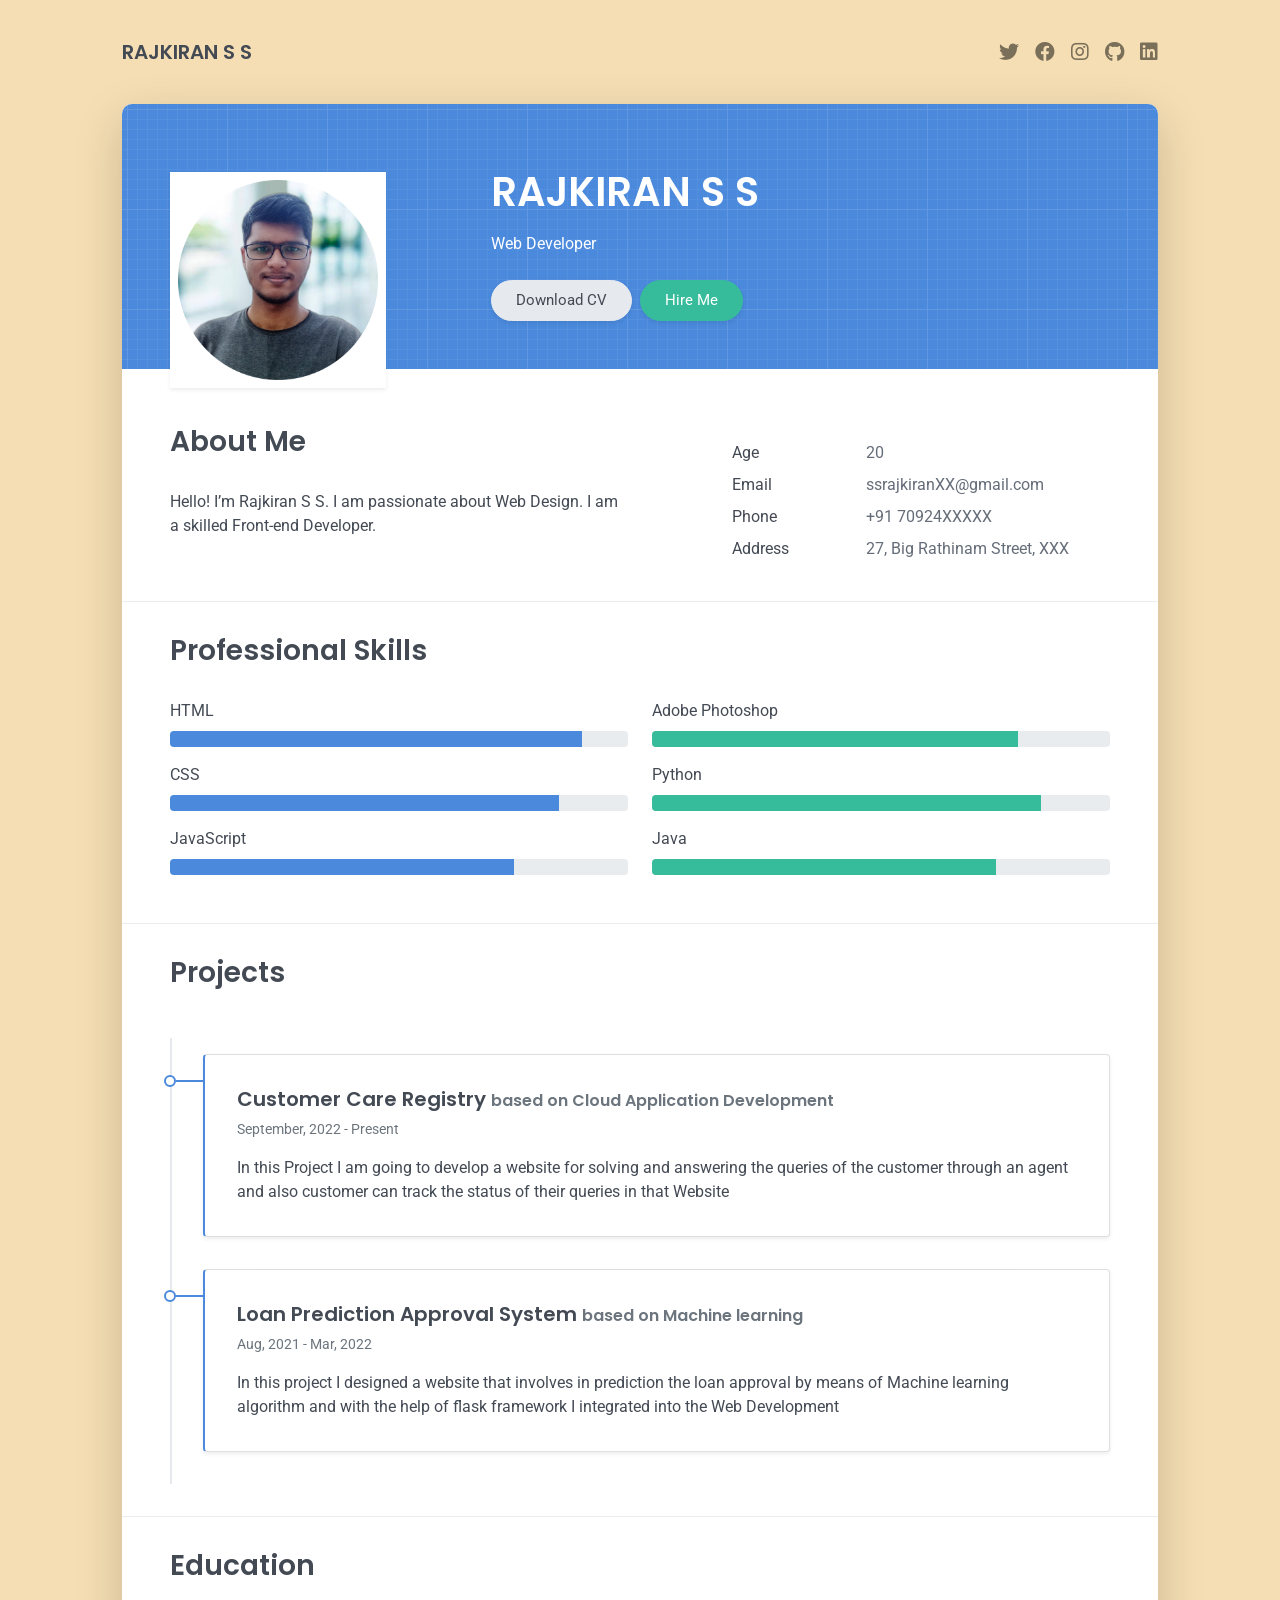
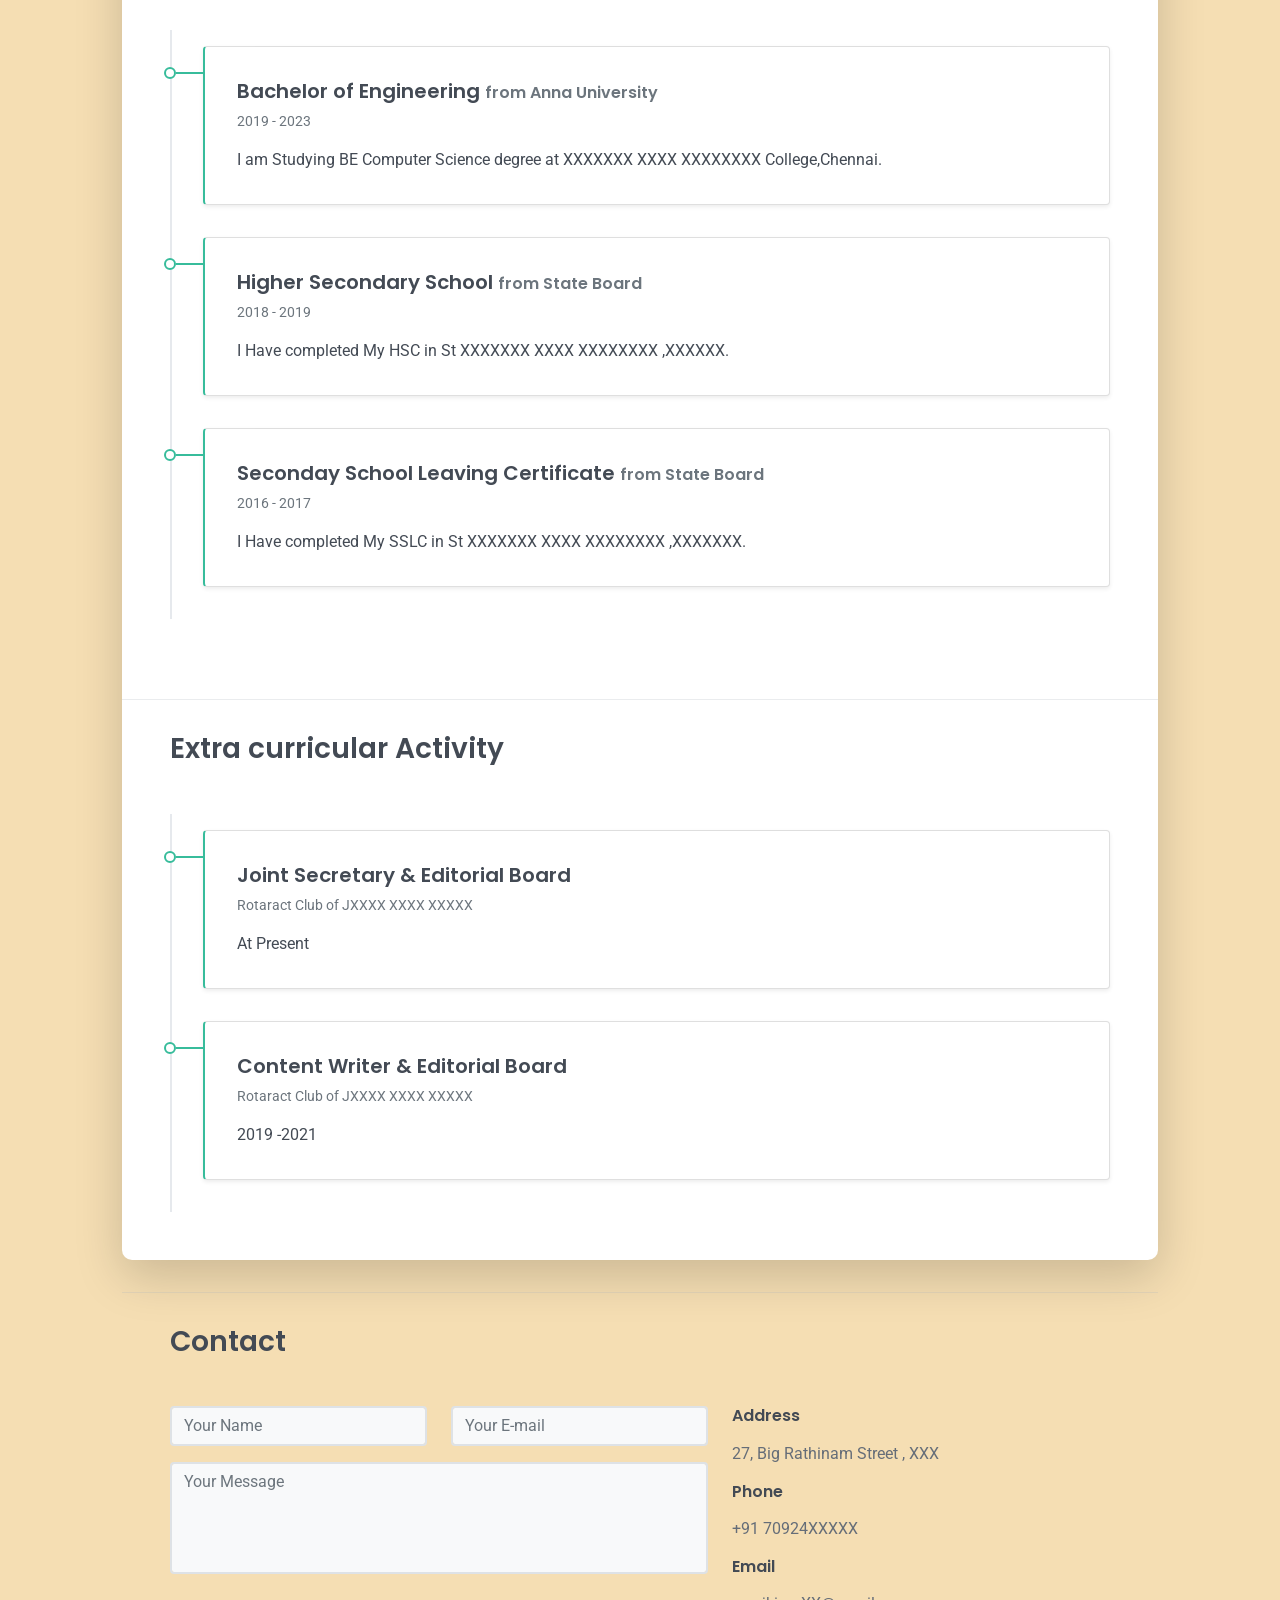
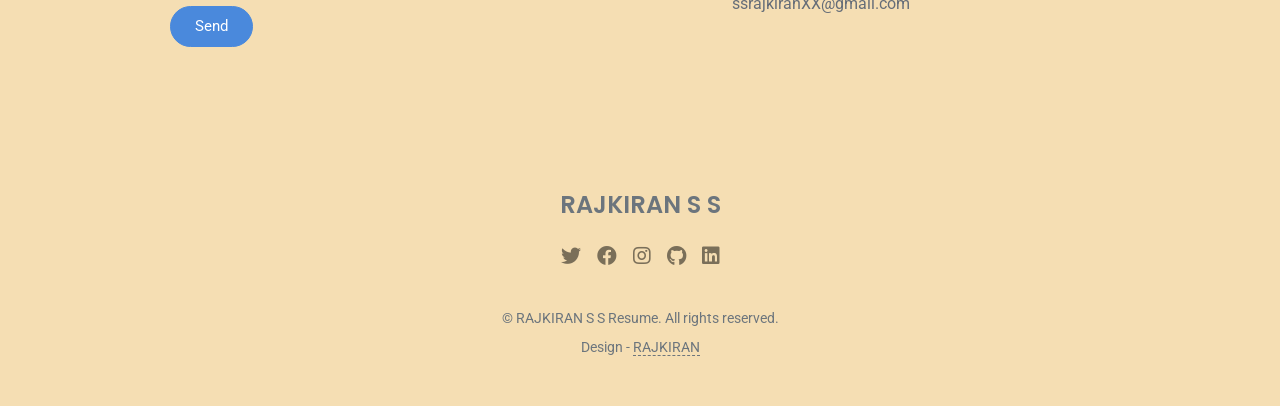
<file: Assignment/team lead/Assignment_1/index.html>
<!DOCTYPE html>
<html lang="en-US">

  <head>
    <meta charset="UTF-8">
    <meta http-equiv="X-UA-Compatible" content="IE=edge">
    <meta name="viewport" content="width=device-width, initial-scale=1">
    <title>Rajkiran Resume</title>
    <link rel="preconnect" href="https://fonts.gstatic.com" crossorigin="crossorigin"/>
    <link rel="preload" as="style" href="https://fonts.googleapis.com/css2?family=Poppins:wght@600&amp;family=Roboto:wght@300;400;500;700&amp;display=swap"/>
    <link rel="stylesheet" href="https://fonts.googleapis.com/css2?family=Poppins:wght@600&amp;family=Roboto:wght@300;400;500;700&amp;display=swap" media="print" onload="this.media='all'"/>
    <noscript>
      <link rel="stylesheet" href="https://fonts.googleapis.com/css2?family=Poppins:wght@600&amp;family=Roboto:wght@300;400;500;700&amp;display=swap"/>
    </noscript>
    <link href="css/font-awesome/css/all.min.css?ver=1.2.0" rel="stylesheet">
    <link href="css/bootstrap.min.css?ver=1.2.0" rel="stylesheet">
    <link href="css/aos.css?ver=1.2.0" rel="stylesheet">
    <link href="css/main.css?ver=1.2.0" rel="stylesheet">
    <noscript>
      <style type="text/css">
        [data-aos] {
            opacity: 1 !important;
            transform: translate(0) scale(1) !important;
        }
        back
      </style>
    </noscript>
  </head>
  <body id="top">
    <header class="d-print-none">
      <div class="container text-center text-lg-left">
        <div class="py-3 clearfix">
          <h1 class="site-title mb-0">RAJKIRAN S S</h1>
          <div class="site-nav">
            <nav role="navigation">
              <ul class="nav justify-content-center">
                <li class="nav-item"><a class="nav-link" href="https://twitter.com/" title="Twitter"><i class="fab fa-twitter"></i><span class="menu-title sr-only">Twitter</span></a>
                </li>
                <li class="nav-item"><a class="nav-link" href="https://www.facebook.com/" title="Facebook"><i class="fab fa-facebook"></i><span class="menu-title sr-only">Facebook</span></a>
                </li>
                <li class="nav-item"><a class="nav-link" href="https://www.instagram.com/" title="Instagram"><i class="fab fa-instagram"></i><span class="menu-title sr-only">Instagram</span></a>
                </li>
                <li class="nav-item"><a class="nav-link" href="https://github.com/" title="Github"><i class="fab fa-github"></i><span class="menu-title sr-only">Github</span></a>
                </li>
                <li class="nav-item"><a class="nav-link" href="https://in.linkedin.com/" title="Linkedin"><i class="fab fa-linkedin"></i><span class="menu-title sr-only">Linkedin</span></a>
                </li>
              </ul>
            </nav>
          </div>
        </div>
      </div>
    </header>
    <div class="page-content">
      <div class="container">
<div class="cover shadow-lg bg-white">
  <div class="cover-bg p-3 p-lg-4 text-white">
    <div class="row">
      <div class="col-lg-4 col-md-5">
        <div class="avatar hover-effect bg-white shadow-sm p-1"><img src="images/Profile.png" width="200" height="200"/></div>
      </div>
      <div class="col-lg-8 col-md-7 text-center text-md-start">
        <h2 class="h1 mt-2" data-aos="fade-left" data-aos-delay="0">RAJKIRAN S S</h2>
        <p data-aos="fade-left" data-aos-delay="100">Web Developer</p>
        <div class="d-print-none" data-aos="fade-left" data-aos-delay="200"><a class="btn btn-light text-dark shadow-sm mt-1 me-1" href="Rajkiran-resume.pdf" target="_blank">Download CV</a><a class="btn btn-success shadow-sm mt-1" href="#contact">Hire Me</a></div>
      </div>
    </div>
  </div>
  <div class="about-section pt-4 px-3 px-lg-4 mt-1">
    <div class="row">
      <div class="col-md-6">
        <h2 class="h3 mb-3">About Me</h2>
        <p>Hello! I’m Rajkiran S S. I am passionate about Web Design. I am a skilled Front-end Developer.</p>
      </div>
      <div class="col-md-5 offset-md-1">
        <div class="row mt-2">
          <div class="col-sm-4">
            <div class="pb-1">Age</div>
          </div>
          <div class="col-sm-8">
            <div class="pb-1 text-secondary">20</div>
          </div>
          <div class="col-sm-4">
            <div class="pb-1">Email</div>
          </div>
          <div class="col-sm-8">
            <div class="pb-1 text-secondary">ssrajkiranXX@gmail.com</div>
          </div>
          <div class="col-sm-4">
            <div class="pb-1">Phone</div>
          </div>
          <div class="col-sm-8">
            <div class="pb-1 text-secondary">+91 70924XXXXX</div>
          </div>
          <div class="col-sm-4">
            <div class="pb-1">Address</div>
          </div>
          <div class="col-sm-8">
            <div class="pb-1 text-secondary">27, Big Rathinam Street, XXX</div>
          </div>
        </div>
      </div>
    </div>
  </div>
  <hr class="d-print-none"/>
  <div class="skills-section px-3 px-lg-4">
    <h2 class="h3 mb-3">Professional Skills</h2>
    <div class="row">
      <div class="col-md-6">
        <div class="mb-2"><span>HTML</span>
          <div class="progress my-1">
            <div class="progress-bar bg-primary" role="progressbar" data-aos="zoom-in-right" data-aos-delay="100" data-aos-anchor=".skills-section" style="width: 90%" aria-valuenow="90" aria-valuemin="0" aria-valuemax="100"></div>
          </div>
        </div>
        <div class="mb-2"><span>CSS</span>
          <div class="progress my-1">
            <div class="progress-bar bg-primary" role="progressbar" data-aos="zoom-in-right" data-aos-delay="200" data-aos-anchor=".skills-section" style="width: 85%" aria-valuenow="85" aria-valuemin="0" aria-valuemax="100"></div>
          </div>
        </div>
        <div class="mb-2"><span>JavaScript</span>
          <div class="progress my-1">
            <div class="progress-bar bg-primary" role="progressbar" data-aos="zoom-in-right" data-aos-delay="300" data-aos-anchor=".skills-section" style="width: 75%" aria-valuenow="65" aria-valuemin="0" aria-valuemax="100"></div>
          </div>
        </div>
      </div>
      <div class="col-md-6">
        <div class="mb-2"><span>Adobe Photoshop</span>
          <div class="progress my-1">
            <div class="progress-bar bg-success" role="progressbar" data-aos="zoom-in-right" data-aos-delay="400" data-aos-anchor=".skills-section" style="width: 80%" aria-valuenow="90" aria-valuemin="0" aria-valuemax="100"></div>
          </div>
        </div>
        <div class="mb-2"><span>Python</span>
          <div class="progress my-1">
            <div class="progress-bar bg-success" role="progressbar" data-aos="zoom-in-right" data-aos-delay="500" data-aos-anchor=".skills-section" style="width: 85%" aria-valuenow="85" aria-valuemin="0" aria-valuemax="100"></div>
          </div>
        </div>
        <div class="mb-2"><span>Java</span>
          <div class="progress my-1">
            <div class="progress-bar bg-success" role="progressbar" data-aos="zoom-in-right" data-aos-delay="600" data-aos-anchor=".skills-section" style="width: 75%" aria-valuenow="65" aria-valuemin="0" aria-valuemax="100"></div>
          </div>
        </div>
      </div>
    </div>
  </div>
  <hr class="d-print-none"/>
  <div class="work-experience-section px-3 px-lg-4">
    <h2 class="h3 mb-4">Projects</h2>
    <div class="timeline">
      <div class="timeline-card timeline-card-primary card shadow-sm">
        <div class="card-body">
          <div class="h5 mb-1">Customer Care Registry <span class="text-muted h6">based on Cloud Application Development</span></div>
          <div class="text-muted text-small mb-2">September, 2022 - Present</div>
          <div>In this Project I am going to develop a website for solving and answering the queries of the customer through an agent and also customer can track the status of their queries in that Website</div>
        </div>
      </div>
      <div class="timeline-card timeline-card-primary card shadow-sm">
        <div class="card-body">
          <div class="h5 mb-1">Loan Prediction Approval System <span class="text-muted h6"> based on Machine learning </span></div>
          <div class="text-muted text-small mb-2">Aug, 2021 - Mar, 2022</div>
          <div>In this project I designed a website that involves in prediction the loan approval by means of Machine learning algorithm and with the help of flask framework I integrated into the Web Development</div>
        </div>
      </div>
    </div>
  </div>
  <hr class="d-print-none"/>
  <div class="page-break"></div>
  <div class="education-section px-3 px-lg-4 pb-4">
    <h2 class="h3 mb-4">Education</h2>
    <div class="timeline">
      <div class="timeline-card timeline-card-success card shadow-sm">
        <div class="card-body">
          <div class="h5 mb-1">Bachelor of Engineering <span class="text-muted h6">from Anna University</span></div>
          <div class="text-muted text-small mb-2">2019 - 2023</div>
          <div>I am Studying BE Computer Science degree at XXXXXXX XXXX XXXXXXXX College,Chennai.</div>
        </div>
      </div>
      <div class="timeline-card timeline-card-success card shadow-sm">
        <div class="card-body">
          <div class="h5 mb-1">Higher Secondary School <span class="text-muted h6">from State Board</span></div>
          <div class="text-muted text-small mb-2">2018 - 2019</div>
          <div>I Have completed My HSC in St XXXXXXX XXXX XXXXXXXX ,XXXXXX.</div>
        </div>
      </div>
      <div class="timeline-card timeline-card-success card shadow-sm">
        <div class="card-body">
          <div class="h5 mb-1">Seconday School Leaving Certificate <span class="text-muted h6">from State Board</span></div>
          <div class="text-muted text-small mb-2">2016 - 2017</div>
          <div>I Have completed My SSLC in St XXXXXXX XXXX XXXXXXXX ,XXXXXXX.</div>
        </div>
      </div>
    </div>
  </div>

  <hr class="d-print-none"/>
  <div class="page-break"></div>
  <div class="extra curricular activities px-3 px-lg-4 pb-4">
    <h2 class="h3 mb-4">Extra curricular Activity</h2>
    <div class="timeline">
      <div class="timeline-card timeline-card-success card shadow-sm">
        <div class="card-body">
          <div class="h5 mb-1">Joint Secretary & Editorial Board </div>
          <div class="text-muted text-small mb-2">Rotaract Club of JXXXX XXXX XXXXX</div>
          <div>At Present</div>
        </div>
      </div>
      <div class="timeline-card timeline-card-success card shadow-sm">
        <div class="card-body">
          <div class="h5 mb-1">Content Writer & Editorial Board</div>
          <div class="text-muted text-small mb-2">Rotaract Club of JXXXX XXXX XXXXX</div>
          <div>2019 -2021</div>
        </div>
      </div>
      </div>
    </div>
  </div>


  <hr class="d-print-none"/>
  <div class="contant-section px-3 px-lg-4 pb-4" id="contact">
    <h2 class="h3 text mb-3">Contact</h2>
    <div class="row">
      <div class="col-md-7 d-print-none">
        <div class="my-2"><form action="https://formspree.io/your@email.com"
    method="POST">
  <div class="row">
    <div class="col-6">
      <input class="form-control" type="text" id="name" name="name" placeholder="Your Name" required>
    </div>
    <div class="col-6">
      <input class="form-control" type="email" id="email" name="_replyto" placeholder="Your E-mail" required>
    </div>
  </div>
  <div class="form-group my-2">
    <textarea class="form-control" style="resize: none;" id="message" name="message" rows="4"  placeholder="Your Message" required></textarea>
  </div>
  <button class="btn btn-primary mt-2" type="submit">Send</button>
</form>
        </div>
      </div>
      <div class="col">
        <div class="mt-2">
          <h3 class="h6">Address</h3>
          <div class="pb-2 text-secondary">27, Big Rathinam Street , XXX </div>
          <h3 class="h6">Phone</h3>
          <div class="pb-2 text-secondary">+91 70924XXXXX</div>
          <h3 class="h6">Email</h3>
          <div class="pb-2 text-secondary">ssrajkiranXX@gmail.com</div>
        </div>
      </div>
  
  </div>
</div></div>
    </div>
    <div class="col d-none d-print-block">
      <div class="mt-2">
        <div>
          <div class="mb-2">
            <div class="text-dark"><i class="fab fa-twitter mr-1"></i><span>https://twitter.com/</span>
            </div>
          </div>
          <div class="mb-2">
            <div class="text-dark"><i class="fab fa-facebook mr-1"></i><span>https://www.facebook.com/</span>
            </div>
          </div>
          <div class="mb-2">
            <div class="text-dark"><i class="fab fa-instagram mr-1"></i><span>https://www.instagram.com/</span>
            </div>
          </div>
          <div class="mb-2">
            <div class="text-dark"><i class="fab fa-github mr-1"></i><span>https://github.com/</span>
            </div>
            
            <div class="mb-2">
              <div class="text-dark"><i class="fab fa-linkedin mr-1"></i><span>https://in.linkedin.com/</span>
              </div>
          </div>
        </div>
      </div>
    </div>
  </div>
    
    <footer class="pt-4 pb-4 text-muted text-center d-print-none">
      <div class="container">
        <div class="my-3">
          <div class="h4">RAJKIRAN S S</div>
          <div class="footer-nav">
            <nav role="navigation">
              <ul class="nav justify-content-center">
                <li class="nav-item"><a class="nav-link" href="https://twitter.com/" title="Twitter"><i class="fab fa-twitter"></i><span class="menu-title sr-only">Twitter</span></a>
                </li>
                <li class="nav-item"><a class="nav-link" href="https://www.facebook.com/" title="Facebook"><i class="fab fa-facebook"></i><span class="menu-title sr-only">Facebook</span></a>
                </li>
                <li class="nav-item"><a class="nav-link" href="https://www.instagram.com" title="Instagram"><i class="fab fa-instagram"></i><span class="menu-title sr-only">Instagram</span></a>
                </li>
                <li class="nav-item"><a class="nav-link" href="https://github.com/" title="Github"><i class="fab fa-github"></i><span class="menu-title sr-only">Github</span></a>
                </li>
                <li class="nav-item"><a class="nav-link" href="https://in.linkedin.com/" title="Linkedin"><i class="fab fa-linkedin"></i><span class="menu-title sr-only">Linkedin</span></a>
                </li>
              </ul>
            </nav>
          </div>
        </div>
        <div class="text-small">
          <div class="mb-1">&copy; RAJKIRAN S S Resume. All rights reserved.</div>
          <div>Design - <a href="#" target="_blank">RAJKIRAN</a></div>
        </div>
      </div>
    </footer>
    <script src="scripts/bootstrap.bundle.min.js?ver=1.2.0"></script>
    <script src="scripts/aos.js?ver=1.2.0"></script>
    <script src="scripts/main.js?ver=1.2.0"></script>
  </body>
</html>
</file>
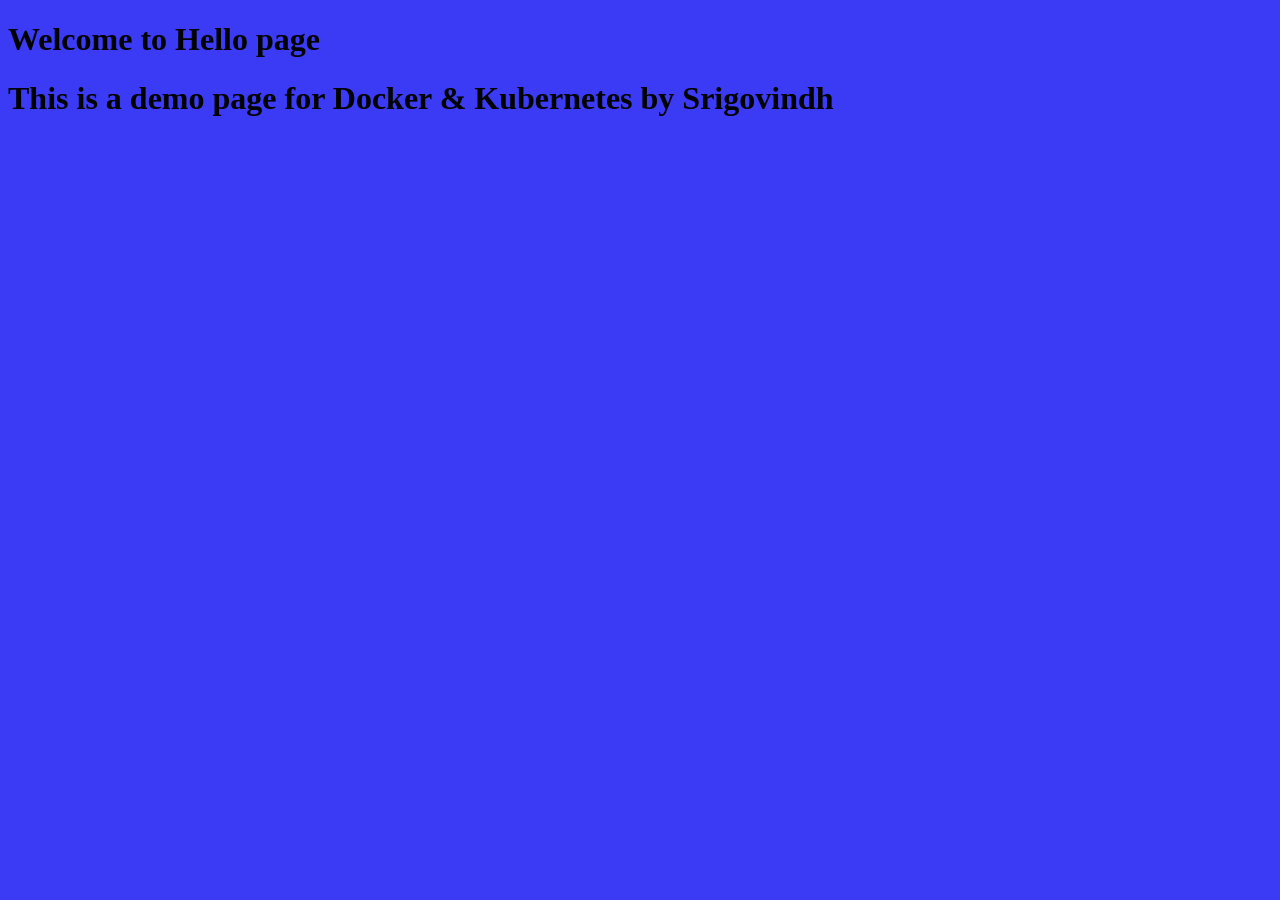
<file: Assignment/M2_Lead/Assignment-4/templates/index.html>
<!DOCTYPE html>
<html lang="en">
<head>
    <meta charset="UTF-8">
    <title>FlaskBlog</title>
</head>
<body style="background-color:rgb(59, 59, 245) ;">
   <h1>Welcome to Hello page</h1>
   <h1>This is a demo page for Docker & Kubernetes by Srigovindh</h1>
</body>
</html>
</file>
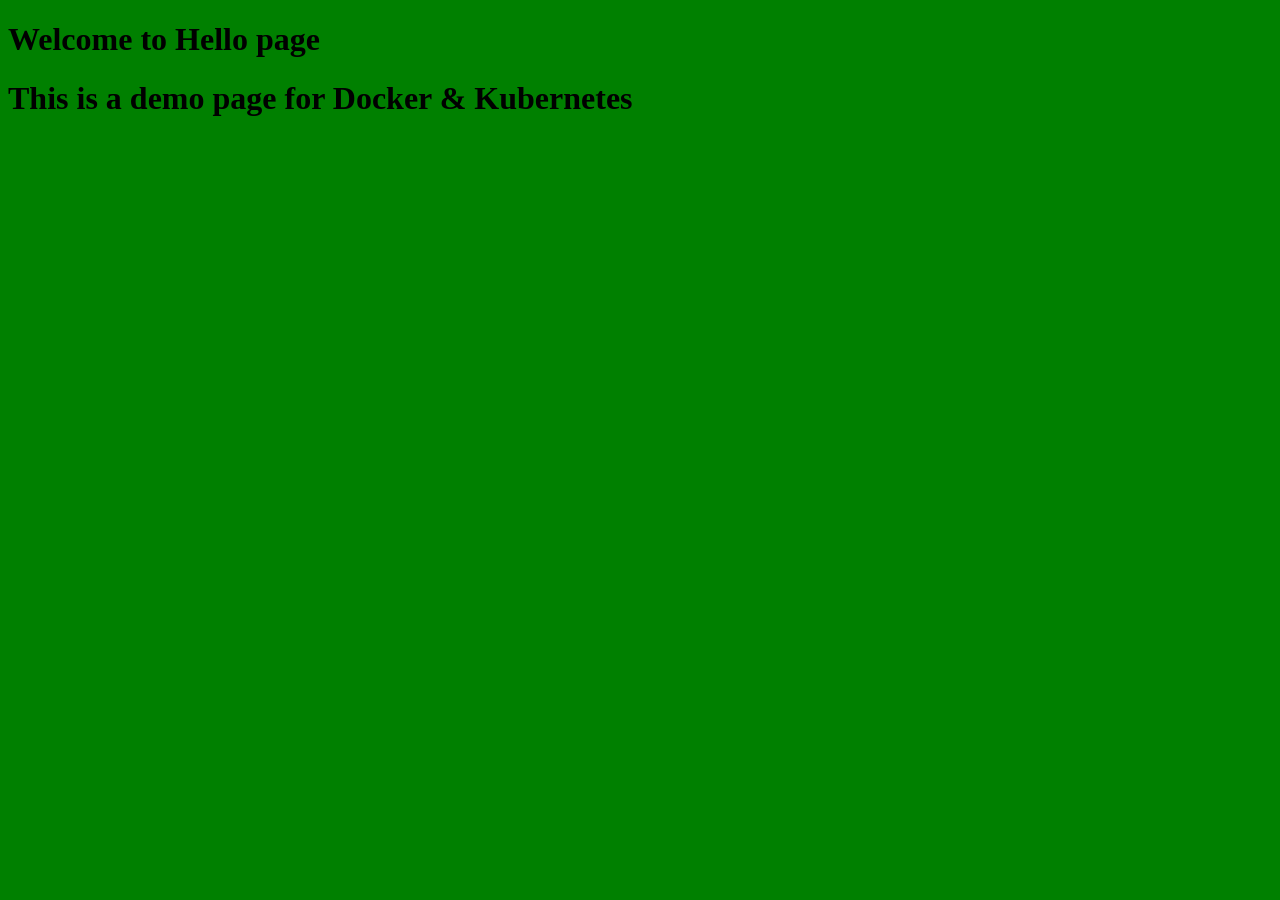
<file: Assignment/M3_Lead/Assignment 4/templates/index.html>
<!DOCTYPE html>
<html lang="en">
<head>
    <meta charset="UTF-8">
    <title>FlaskBlog</title>
</head>
<body style="background-color:green;">
   <h1>Welcome to Hello page</h1>
   <h1>This is a demo page for Docker & Kubernetes</h1>
</body>
</html>
</file>
<file: Assignment/team lead/Assignment_1/css/main.css>
/* Buttons */
/* Inputs */
/* Timeline custom component */
body {
  background-color:wheat;
}

.timeline {
  border-left: 2px solid #E6E9ED;
  padding: 1rem 0; }

.timeline-card {
  position: relative;
  margin-left: 31px;
  border-left: 2px solid;
  margin-bottom: 2rem; }

.timeline-card:last-child {
  margin-bottom: 1rem; }

.timeline-card:before {
  content: '';
  display: inline-block;
  position: absolute;
  background-color: #fff;
  border-radius: 10px;
  width: 12px;
  height: 12px;
  top: 20px;
  left: -41px;
  border: 2px solid;
  z-index: 2; }

.timeline-card:after {
  content: '';
  display: inline-block;
  position: absolute;
  background-color: currentColor;
  width: 29px;
  height: 2px;
  top: 25px;
  left: -29px;
  z-index: 1; }

.timeline-card-primary {
  border-left-color: #4A89DC; }

.timeline-card-primary:before {
  border-color: #4A89DC; }

.timeline-card-primary:after {
  background-color: #4A89DC; }

.timeline-card-success {
  border-left-color: #37BC9B; }

.timeline-card-success:before {
  border-color: #37BC9B; }

.timeline-card-success:after {
  background-color: #37BC9B; }

html {
  scroll-behavior: smooth; }

.site-title {
  font-size: 1.25rem;
  line-height: 2.5rem; }

.nav-link {
  padding: 0;
  font-size: 1.25rem;
  line-height: 2.5rem;
  color: rgba(0, 0, 0, 0.5); }

.nav-link:hover,
.nav-link:focus,
.active .nav-link {
  color: rgba(0, 0, 0, 0.8); }

.nav-item + .nav-item {
  margin-left: 1rem; }

.cover {
  border-radius: 10px; }

.cover-bg {
  background-color: #4A89DC;
  background-image: url("data:image/svg+xml,%3Csvg xmlns='http://www.w3.org/2000/svg' width='100' height='100' viewBox='0 0 100 100'%3E%3Cg fill-rule='evenodd'%3E%3Cg fill='%23ffffff' fill-opacity='0.12'%3E%3Cpath opacity='.5' d='M96 [base64] 0v-9h-9v9h9zm-10 0v-9h-9v9h9zm-10 0v-9h-9v9h9zm-10 0v-9h-9v9h9zm-10 0v-9h-9v9h9zm-10 0v-9h-9v9h9zm-10 0v-9h-9v9h9zm-10 0v-9h-9v9h9zm-9-10h9v-9h-9v9zm10 0h9v-9h-9v9zm10 0h9v-9h-9v9zm10 0h9v-9h-9v9zm10 0h9v-9h-9v9zm10 0h9v-9h-9v9zm10 0h9v-9h-9v9zm10 0h9v-9h-9v9zm9-10v-9h-9v9h9zm-10 0v-9h-9v9h9zm-10 0v-9h-9v9h9zm-10 0v-9h-9v9h9zm-10 0v-9h-9v9h9zm-10 0v-9h-9v9h9zm-10 0v-9h-9v9h9zm-10 0v-9h-9v9h9zm-9-10h9v-9h-9v9zm10 0h9v-9h-9v9zm10 0h9v-9h-9v9zm10 0h9v-9h-9v9zm10 0h9v-9h-9v9zm10 0h9v-9h-9v9zm10 0h9v-9h-9v9zm10 0h9v-9h-9v9zm9-10v-9h-9v9h9zm-10 0v-9h-9v9h9zm-10 0v-9h-9v9h9zm-10 0v-9h-9v9h9zm-10 0v-9h-9v9h9zm-10 0v-9h-9v9h9zm-10 0v-9h-9v9h9zm-10 0v-9h-9v9h9zm-9-10h9v-9h-9v9zm10 0h9v-9h-9v9zm10 0h9v-9h-9v9zm10 0h9v-9h-9v9zm10 0h9v-9h-9v9zm10 0h9v-9h-9v9zm10 0h9v-9h-9v9zm10 0h9v-9h-9v9zm9-10v-9h-9v9h9zm-10 0v-9h-9v9h9zm-10 0v-9h-9v9h9zm-10 0v-9h-9v9h9zm-10 0v-9h-9v9h9zm-10 0v-9h-9v9h9zm-10 0v-9h-9v9h9zm-10 0v-9h-9v9h9zm-9-10h9v-9h-9v9zm10 0h9v-9h-9v9zm10 0h9v-9h-9v9zm10 0h9v-9h-9v9zm10 0h9v-9h-9v9zm10 0h9v-9h-9v9zm10 0h9v-9h-9v9zm10 0h9v-9h-9v9z'/%3E%3Cpath d='M6 5V0H5v5H0v1h5v94h1V6h94V5H6z'/%3E%3C/g%3E%3C/g%3E%3C/svg%3E");
  border-radius: 10px 10px 0 0; }

.avatar {
  max-width: 216px;
  max-height: 216px;
  margin-top: 20px;
  text-align: center;
  margin-left: auto;
  margin-right: auto; }
/*
.avatar img {
  Safari 6.0 - 9.0 
  filter: grayscale(100%); 
}*/

footer a:not(.nav-link) {
  color: inherit;
  border-bottom: 1px dashed;
  text-decoration: none;
  cursor: pointer; }

@media (min-width: 48em) {
  .site-title {
    float: left; }
  .site-nav {
    float: right; }
  .avatar {
    margin-bottom: -80px;
    margin-left: 0; } }

@media print {
  body {
    background-color: #fff; }
  .container {
    width: auto;
    max-width: 100%;
    padding: 0; }
  .cover, .cover-bg {
    border-radius: 0; }
  .cover.shadow-lg {
    box-shadow: none !important; }
  .cover-bg {
    padding: 5rem !important;
    padding-bottom: 10px !important; }
  .avatar {
    margin-top: -10px; }
  .about-section {
    padding: 6.5rem 5rem 2rem !important; }
  .skills-section,
  .work-experience-section,
  .education-section,
  .contant-section {
    padding: 1.5rem 5rem 2rem !important; }
  .page-break {
    padding-top: 5rem;
    page-break-before: always; } }
</file>
